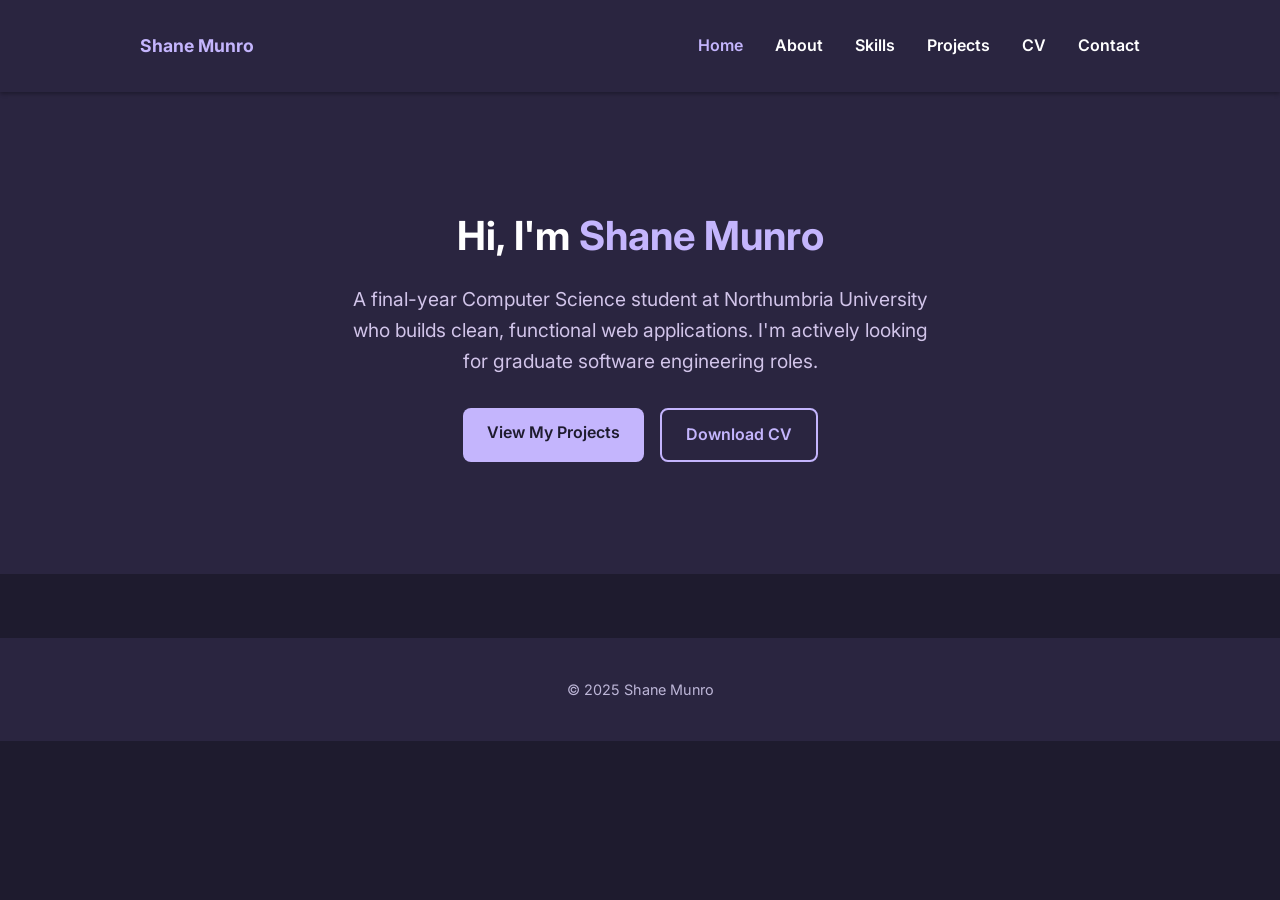
<file: index.html>
<!DOCTYPE html>
<html lang="en">
<head>
  <meta charset="UTF-8" />
  <meta name="viewport" content="width=device-width, initial-scale=1.0"/>
  <meta name="description" content="Shane Munro – Computer Science student and aspiring software engineer. Portfolio, projects, skills and CV."/>
  <title>Shane Munro | Home</title>
  <link rel="stylesheet" href="css/style.css" />
  <link rel="preconnect" href="https://fonts.googleapis.com" />
  <link href="https://fonts.googleapis.com/css2?family=Inter:wght@400;600;700&display=swap" rel="stylesheet">
</head>
<body>
  <nav class="navbar">
    <div class="container nav-container">
      <span class="nav-brand">Shane Munro</span>
      <button class="nav-toggle" aria-label="Toggle navigation">&#9776;</button>
      <ul class="nav-links">
        <li><a href="index.html" class="active">Home</a></li>
        <li><a href="about.html">About</a></li>
        <li><a href="skills.html">Skills</a></li>
        <li><a href="projects.html">Projects</a></li>
        <li><a href="cv.html">CV</a></li>
        <li><a href="contact.html">Contact</a></li>
      </ul>
    </div>
  </nav>

  <header class="hero">
    <div class="container">
      <h1>Hi, I'm <span>Shane Munro</span></h1>
      <p>A final-year Computer Science student at Northumbria University who builds clean, functional web applications. I'm actively looking for graduate software engineering roles.</p>
      <div class="hero-btns">
        <a href="projects.html" class="btn">View My Projects</a>
        <a href="cv.html" class="btn btn-outline">Download CV</a>
      </div>
    </div>
  </header>

  <footer class="footer">
    <div class="container">
      <p>&copy; 2025 Shane Munro</p>
    </div>
  </footer>

  <script src="js/script.js"></script>
</body>
</html>
</file>
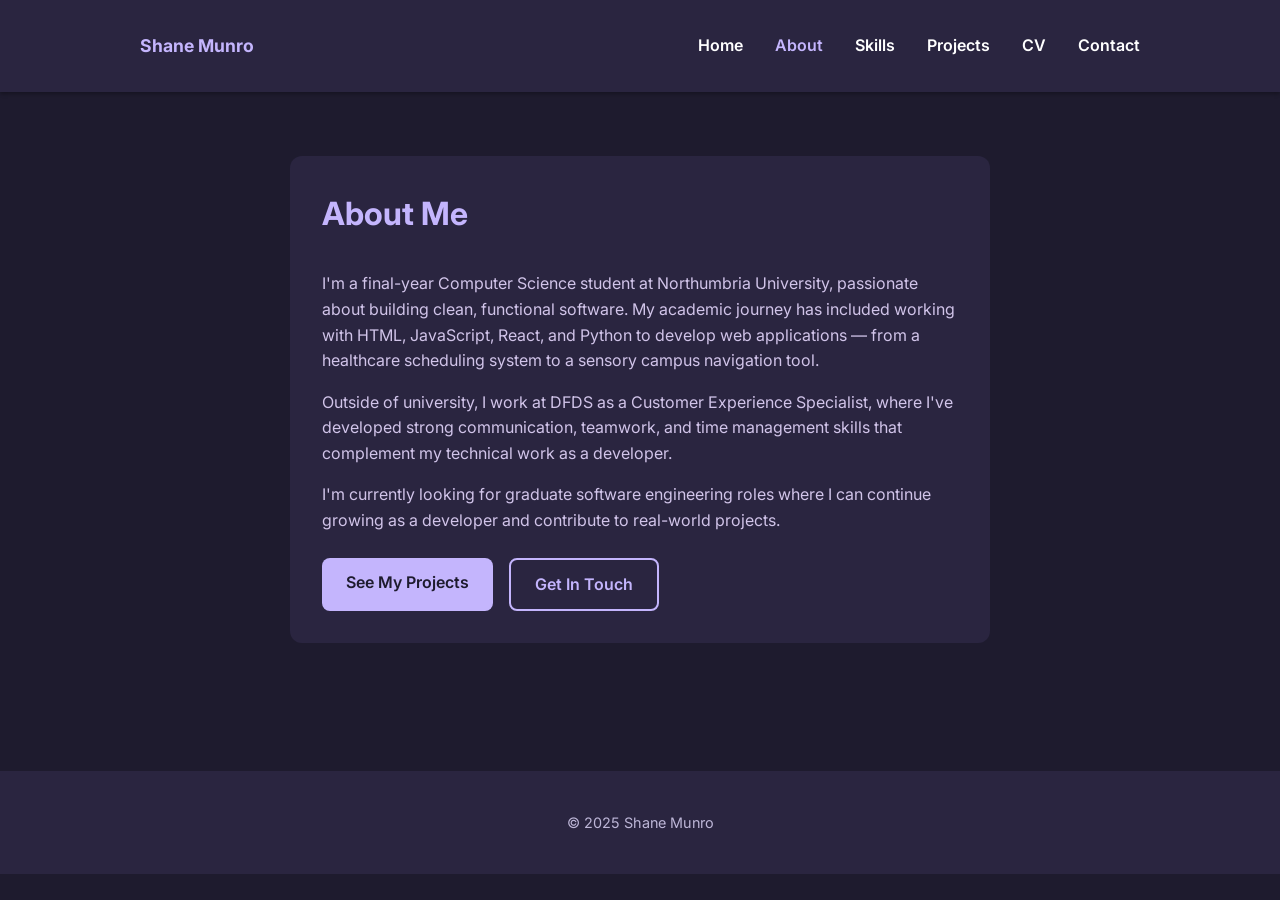
<file: about.html>
<!DOCTYPE html>
<html lang="en">
<head>
  <meta charset="UTF-8" />
  <meta name="viewport" content="width=device-width, initial-scale=1.0"/>
  <meta name="description" content="About Shane Munro – Computer Science student at Northumbria University."/>
  <title>Shane Munro | About</title>
  <link rel="stylesheet" href="css/style.css" />
  <link rel="preconnect" href="https://fonts.googleapis.com" />
  <link href="https://fonts.googleapis.com/css2?family=Inter:wght@400;600;700&display=swap" rel="stylesheet">
</head>
<body>
  <nav class="navbar">
    <div class="container nav-container">
      <span class="nav-brand">Shane Munro</span>
      <button class="nav-toggle" aria-label="Toggle navigation">&#9776;</button>
      <ul class="nav-links">
        <li><a href="index.html">Home</a></li>
        <li><a href="about.html" class="active">About</a></li>
        <li><a href="skills.html">Skills</a></li>
        <li><a href="projects.html">Projects</a></li>
        <li><a href="cv.html">CV</a></li>
        <li><a href="contact.html">Contact</a></li>
      </ul>
    </div>
  </nav>

  <section class="section">
    <div class="container content-card">
      <h2>About Me</h2>
      <p>I'm a final-year Computer Science student at Northumbria University, passionate about building clean, functional software. My academic journey has included working with HTML, JavaScript, React, and Python to develop web applications — from a healthcare scheduling system to a sensory campus navigation tool.</p>
      <p>Outside of university, I work at DFDS as a Customer Experience Specialist, where I've developed strong communication, teamwork, and time management skills that complement my technical work as a developer.</p>
      <p>I'm currently looking for graduate software engineering roles where I can continue growing as a developer and contribute to real-world projects.</p>
      <div class="about-links">
        <a href="projects.html" class="btn">See My Projects</a>
        <a href="contact.html" class="btn btn-outline">Get In Touch</a>
      </div>
    </div>
  </section>

  <footer class="footer">
    <div class="container">
      <p>&copy; 2025 Shane Munro</p>
    </div>
  </footer>

  <script src="js/script.js"></script>
</body>
</html>
</file>
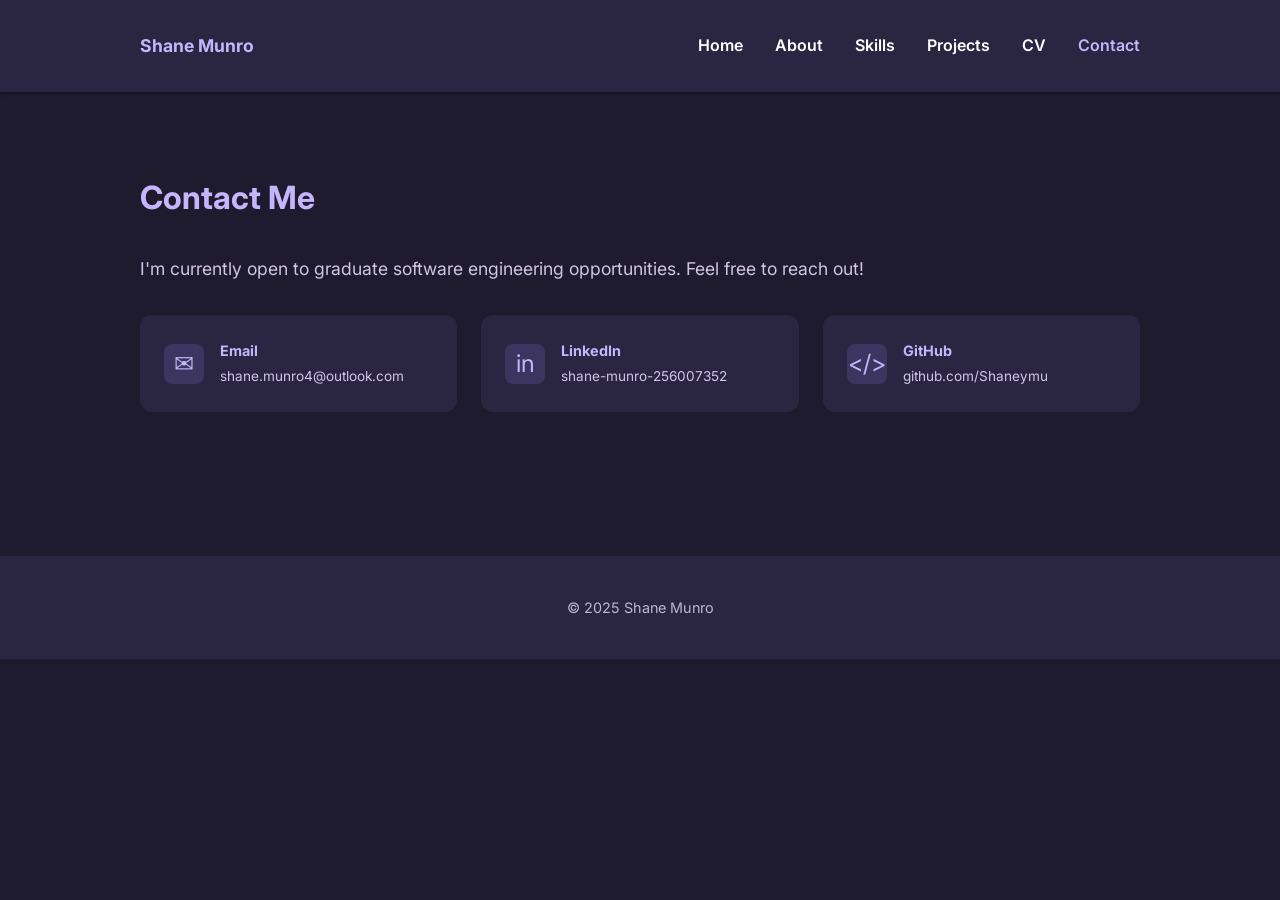
<file: contact.html>
<!DOCTYPE html>
<html lang="en">
<head>
  <meta charset="UTF-8" />
  <meta name="viewport" content="width=device-width, initial-scale=1.0"/>
  <meta name="description" content="Get in touch with Shane Munro."/>
  <title>Shane Munro | Contact</title>
  <link rel="stylesheet" href="css/style.css" />
  <link rel="preconnect" href="https://fonts.googleapis.com" />
  <link href="https://fonts.googleapis.com/css2?family=Inter:wght@400;600;700&display=swap" rel="stylesheet">
</head>
<body>
  <nav class="navbar">
    <div class="container nav-container">
      <span class="nav-brand">Shane Munro</span>
      <button class="nav-toggle" aria-label="Toggle navigation">&#9776;</button>
      <ul class="nav-links">
        <li><a href="index.html">Home</a></li>
        <li><a href="about.html">About</a></li>
        <li><a href="skills.html">Skills</a></li>
        <li><a href="projects.html">Projects</a></li>
        <li><a href="cv.html">CV</a></li>
        <li><a href="contact.html" class="active">Contact</a></li>
      </ul>
    </div>
  </nav>

  <section class="section">
    <div class="container">
      <h2>Contact Me</h2>
      <p class="contact-intro">I'm currently open to graduate software engineering opportunities. Feel free to reach out!</p>

      <div class="contact-grid">
        <a href="mailto:shane.munro4@outlook.com" class="contact-card">
          <div class="contact-icon">&#9993;</div>
          <div>
            <strong>Email</strong>
            <span>shane.munro4@outlook.com</span>
          </div>
        </a>
        <a href="https://www.linkedin.com/in/shane-munro-256007352/" target="_blank" class="contact-card">
          <div class="contact-icon">in</div>
          <div>
            <strong>LinkedIn</strong>
            <span>shane-munro-256007352</span>
          </div>
        </a>
        <a href="https://github.com/Shaneymu" target="_blank" class="contact-card">
          <div class="contact-icon">&#60;/&#62;</div>
          <div>
            <strong>GitHub</strong>
            <span>github.com/Shaneymu</span>
          </div>
        </a>
      </div>
    </div>
  </section>

  <footer class="footer">
    <div class="container">
      <p>&copy; 2025 Shane Munro</p>
    </div>
  </footer>

  <script src="js/script.js"></script>
</body>
</html>
</file>
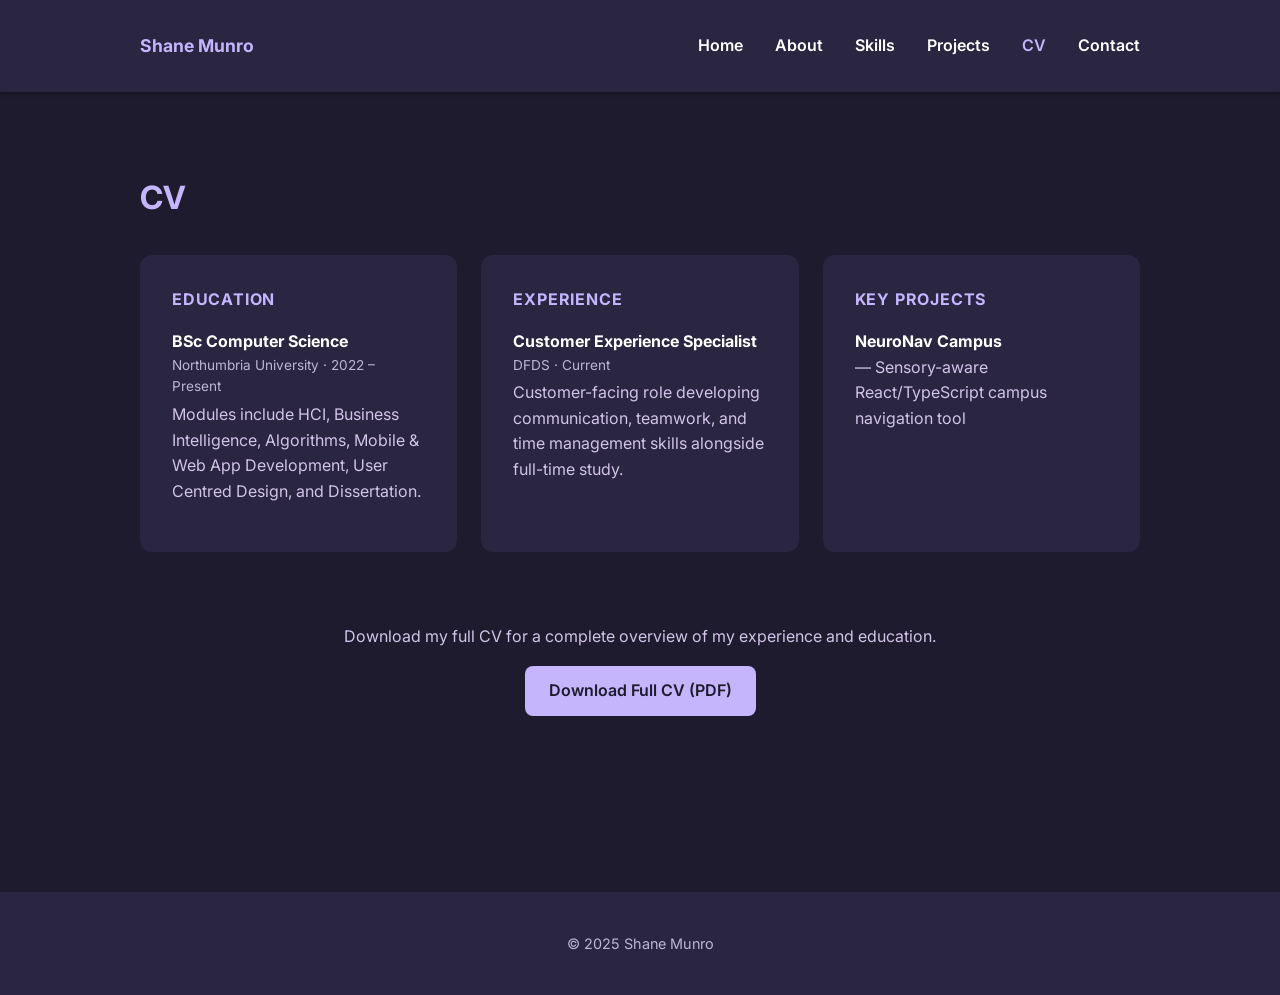
<file: cv.html>
<!DOCTYPE html>
<html lang="en">
<head>
  <meta charset="UTF-8" />
  <meta name="viewport" content="width=device-width, initial-scale=1.0"/>
  <meta name="description" content="Shane Munro's CV – Computer Science student at Northumbria University."/>
  <title>Shane Munro | CV</title>
  <link rel="stylesheet" href="css/style.css" />
  <link rel="preconnect" href="https://fonts.googleapis.com" />
  <link href="https://fonts.googleapis.com/css2?family=Inter:wght@400;600;700&display=swap" rel="stylesheet">
</head>
<body>
  <nav class="navbar">
    <div class="container nav-container">
      <span class="nav-brand">Shane Munro</span>
      <button class="nav-toggle" aria-label="Toggle navigation">&#9776;</button>
      <ul class="nav-links">
        <li><a href="index.html">Home</a></li>
        <li><a href="about.html">About</a></li>
        <li><a href="skills.html">Skills</a></li>
        <li><a href="projects.html">Projects</a></li>
        <li><a href="cv.html" class="active">CV</a></li>
        <li><a href="contact.html">Contact</a></li>
      </ul>
    </div>
  </nav>

  <section class="section">
    <div class="container">
      <h2>CV</h2>

      <div class="cv-grid">
        <div class="cv-block content-card">
          <h3>Education</h3>
          <div class="cv-item">
            <strong>BSc Computer Science</strong>
            <span class="cv-meta">Northumbria University &middot; 2022 – Present</span>
            <p>Modules include HCI, Business Intelligence, Algorithms, Mobile &amp; Web App Development, User Centred Design, and Dissertation.</p>
          </div>
        </div>

        <div class="cv-block content-card">
          <h3>Experience</h3>
          <div class="cv-item">
            <strong>Customer Experience Specialist</strong>
            <span class="cv-meta">DFDS &middot; Current</span>
            <p>Customer-facing role developing communication, teamwork, and time management skills alongside full-time study.</p>
          </div>
        </div>

        <div class="cv-block content-card">
          <h3>Key Projects</h3>
          <div class="cv-item">
            <strong>NeuroNav Campus</strong> — Sensory-aware React/TypeScript campus navigation tool
          </div>
        </div>
      </div>

      <div class="cv-download">
        <p>Download my full CV for a complete overview of my experience and education.</p>
        <a href="assets/resume.pdf" target="_blank" class="btn">Download Full CV (PDF)</a>
      </div>
    </div>
  </section>

  <footer class="footer">
    <div class="container">
      <p>&copy; 2025 Shane Munro</p>
    </div>
  </footer>

  <script src="js/script.js"></script>
</body>
</html>
</file>
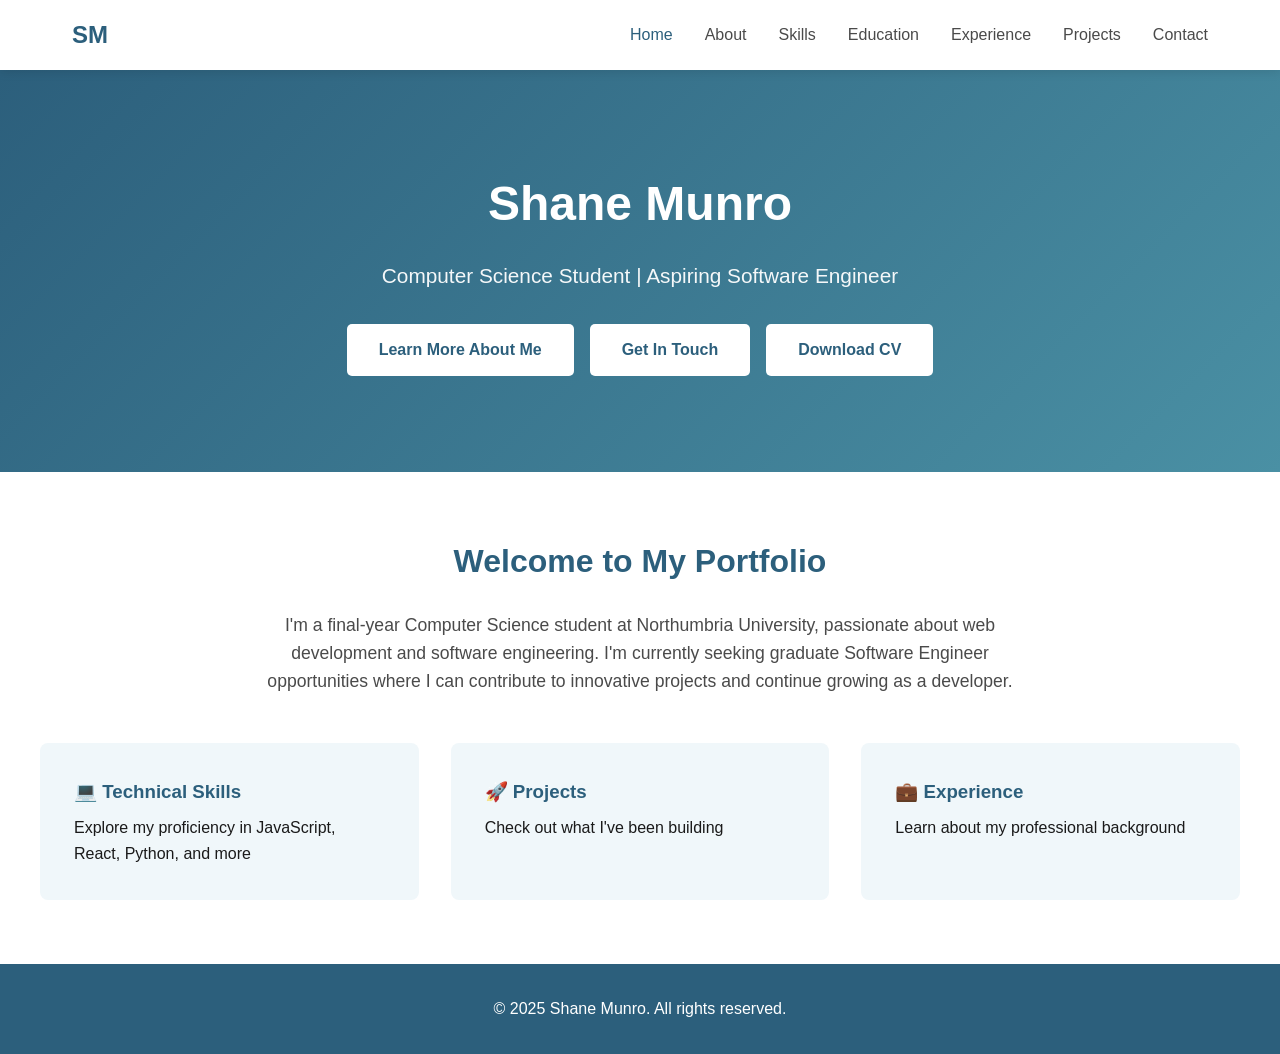
<file: portfolio-website.html>
<!DOCTYPE html>
<html lang="en">
<head>
    <meta charset="UTF-8">
    <meta name="viewport" content="width=device-width, initial-scale=1.0">
    <title>Shane Munro - Portfolio</title>
    <style>
        * {
            margin: 0;
            padding: 0;
            box-sizing: border-box;
        }

        :root {
            --primary: #2C5F7C;
            --secondary: #4A90A4;
            --accent: #7EC8E3;
            --light: #F0F7FA;
            --white: #FFFFFF;
            --text-dark: #1A1A1A;
            --text-medium: #4A4A4A;
            --text-light: #6B6B6B;
        }

        body {
            font-family: 'Segoe UI', Tahoma, Geneva, Verdana, sans-serif;
            line-height: 1.6;
            color: var(--text-dark);
            background-color: var(--light);
            min-height: 100vh;
            display: flex;
            flex-direction: column;
        }

        /* Navigation */
        nav {
            background-color: var(--white);
            box-shadow: 0 2px 10px rgba(0, 0, 0, 0.1);
            position: sticky;
            top: 0;
            z-index: 100;
        }

        nav .container {
            max-width: 1200px;
            margin: 0 auto;
            padding: 1rem 2rem;
            display: flex;
            justify-content: space-between;
            align-items: center;
        }

        nav .logo {
            font-size: 1.5rem;
            font-weight: bold;
            color: var(--primary);
            cursor: pointer;
        }

        nav ul {
            list-style: none;
            display: flex;
            gap: 2rem;
        }

        nav a {
            text-decoration: none;
            color: var(--text-medium);
            transition: color 0.3s;
            font-weight: 500;
            cursor: pointer;
        }

        nav a:hover, nav a.active {
            color: var(--primary);
        }

        /* Pages */
        .page {
            display: none;
        }

        .page.active {
            display: block;
        }

        /* Hero Section */
        .hero {
            background: linear-gradient(135deg, var(--primary) 0%, var(--secondary) 100%);
            color: var(--white);
            text-align: center;
            padding: 6rem 2rem;
        }

        .hero h1 {
            color: var(--white);
            font-size: 3rem;
            margin-bottom: 1rem;
        }

        .hero p {
            font-size: 1.3rem;
            margin-bottom: 2rem;
            opacity: 0.95;
        }

        .hero-buttons {
            display: flex;
            gap: 1rem;
            justify-content: center;
            flex-wrap: wrap;
        }

        .btn {
            display: inline-block;
            background-color: var(--white);
            color: var(--primary);
            padding: 0.8rem 2rem;
            text-decoration: none;
            border-radius: 5px;
            font-weight: bold;
            transition: transform 0.3s, box-shadow 0.3s;
            cursor: pointer;
        }

        .btn:hover {
            transform: translateY(-2px);
            box-shadow: 0 5px 15px rgba(0, 0, 0, 0.2);
        }

        /* Home Intro Section */
        .home-intro {
            background-color: var(--white);
            padding: 4rem 2rem;
        }

        .intro-content {
            max-width: 1200px;
            margin: 0 auto;
        }

        .intro-content h2 {
            font-size: 2rem;
            color: var(--primary);
            margin-bottom: 1.5rem;
            text-align: center;
        }

        .intro-content > p {
            font-size: 1.1rem;
            color: var(--text-medium);
            text-align: center;
            max-width: 800px;
            margin: 0 auto 3rem;
        }

        .quick-links {
            display: grid;
            grid-template-columns: repeat(auto-fit, minmax(280px, 1fr));
            gap: 2rem;
        }

        .quick-link-card {
            background-color: var(--light);
            padding: 2rem;
            border-radius: 8px;
            text-decoration: none;
            color: var(--text-dark);
            transition: transform 0.3s, box-shadow 0.3s;
            border: 2px solid transparent;
            cursor: pointer;
        }

        .quick-link-card:hover {
            transform: translateY(-5px);
            box-shadow: 0 5px 20px rgba(0, 0, 0, 0.1);
            border-color: var(--accent);
        }

        .quick-link-card h3 {
            color: var(--primary);
            margin-bottom: 0.5rem;
        }

        /* Page Content */
        .page-content {
            max-width: 1200px;
            margin: 0 auto;
            padding: 4rem 2rem;
            flex: 1;
        }

        .page-content h1 {
            font-size: 2.5rem;
            color: var(--primary);
            margin-bottom: 2rem;
        }

        .page-content h2 {
            font-size: 1.8rem;
            color: var(--secondary);
            margin-top: 2rem;
            margin-bottom: 1rem;
        }

        /* About Page */
        .about-content {
            display: grid;
            grid-template-columns: 2fr 1fr;
            gap: 3rem;
        }

        .about-text p {
            font-size: 1.1rem;
            color: var(--text-medium);
            margin-bottom: 1rem;
        }

        .about-text ul {
            margin-left: 1.5rem;
            color: var(--text-medium);
        }

        .about-text li {
            margin-bottom: 0.8rem;
        }

        .contact-info-box {
            background-color: var(--white);
            padding: 2rem;
            border-radius: 8px;
            box-shadow: 0 2px 8px rgba(0, 0, 0, 0.1);
            height: fit-content;
        }

        .contact-info-box h3 {
            color: var(--primary);
            margin-bottom: 1rem;
        }

        .contact-details {
            display: flex;
            flex-direction: column;
            gap: 1rem;
        }

        .contact-details a {
            color: var(--secondary);
            text-decoration: none;
            font-weight: 500;
        }

        .contact-details a:hover {
            color: var(--primary);
        }

        /* Skills Page */
        .skills-grid {
            display: grid;
            grid-template-columns: repeat(auto-fit, minmax(280px, 1fr));
            gap: 2rem;
        }

        .skill-category {
            background-color: var(--white);
            padding: 2rem;
            border-radius: 8px;
            box-shadow: 0 2px 8px rgba(0, 0, 0, 0.1);
        }

        .skill-category h3 {
            color: var(--secondary);
            margin-bottom: 1rem;
        }

        .skill-tags {
            display: flex;
            flex-wrap: wrap;
            gap: 0.5rem;
        }

        .skill-tag {
            background-color: var(--accent);
            color: var(--primary);
            padding: 0.5rem 1rem;
            border-radius: 20px;
            font-size: 0.9rem;
            font-weight: 500;
        }

        /* Timeline Items */
        .timeline-item {
            background-color: var(--white);
            padding: 2rem;
            border-radius: 8px;
            margin-bottom: 2rem;
            border-left: 4px solid var(--secondary);
            box-shadow: 0 2px 8px rgba(0, 0, 0, 0.1);
        }

        .timeline-item h3 {
            color: var(--secondary);
            font-size: 1.4rem;
            margin-bottom: 0.5rem;
        }

        .timeline-item .date {
            color: var(--text-light);
            font-style: italic;
            margin-bottom: 1rem;
            font-size: 0.95rem;
        }

        .timeline-item p {
            color: var(--text-medium);
            margin-bottom: 1rem;
        }

        .timeline-item ul {
            margin-left: 1.5rem;
            color: var(--text-medium);
        }

        .timeline-item li {
            margin-bottom: 0.5rem;
        }

        /* Projects Page */
        .projects-grid {
            display: grid;
            grid-template-columns: repeat(auto-fit, minmax(320px, 1fr));
            gap: 2rem;
        }

        .project-card {
            background-color: var(--white);
            padding: 2rem;
            border-radius: 8px;
            box-shadow: 0 2px 8px rgba(0, 0, 0, 0.1);
            transition: transform 0.3s, box-shadow 0.3s;
        }

        .project-card:hover {
            transform: translateY(-5px);
            box-shadow: 0 5px 20px rgba(0, 0, 0, 0.15);
        }

        .project-card h3 {
            color: var(--secondary);
            margin-bottom: 1rem;
        }

        .project-card p {
            color: var(--text-medium);
            margin-bottom: 1rem;
        }

        .project-tech {
            display: flex;
            flex-wrap: wrap;
            gap: 0.5rem;
            margin-top: 1rem;
        }

        /* Contact Page */
        .contact-intro {
            text-align: center;
            font-size: 1.1rem;
            color: var(--text-medium);
            max-width: 700px;
            margin: 0 auto 3rem;
        }

        .contact-links {
            display: grid;
            grid-template-columns: repeat(auto-fit, minmax(280px, 1fr));
            gap: 2rem;
            max-width: 900px;
            margin: 0 auto;
        }

        .contact-link {
            display: flex;
            align-items: center;
            gap: 1.5rem;
            padding: 2rem;
            background-color: var(--white);
            border-radius: 8px;
            text-decoration: none;
            color: var(--text-dark);
            transition: transform 0.3s, box-shadow 0.3s;
            box-shadow: 0 2px 8px rgba(0, 0, 0, 0.1);
        }

        .contact-link:hover {
            transform: translateY(-5px);
            box-shadow: 0 5px 20px rgba(0, 0, 0, 0.15);
        }

        .contact-link .icon {
            font-size: 2.5rem;
        }

        .contact-link h3 {
            color: var(--primary);
            margin-bottom: 0.3rem;
        }

        .contact-link p {
            color: var(--text-medium);
            font-size: 0.95rem;
        }

        /* Footer */
        footer {
            background-color: var(--primary);
            color: var(--white);
            text-align: center;
            padding: 2rem;
            margin-top: auto;
        }

        /* Mobile Responsive */
        @media (max-width: 768px) {
            nav .container {
                flex-direction: column;
                gap: 1rem;
            }

            nav ul {
                gap: 1rem;
                font-size: 0.9rem;
                flex-wrap: wrap;
                justify-content: center;
            }

            .hero h1 {
                font-size: 2rem;
            }

            .hero p {
                font-size: 1.1rem;
            }

            .about-content {
                grid-template-columns: 1fr;
            }

            .page-content {
                padding: 2rem 1rem;
            }
        }
    </style>
</head>
<body>
    <!-- Navigation -->
    <nav>
        <div class="container">
            <div class="logo" onclick="showPage('home')">SM</div>
            <ul>
                <li><a onclick="showPage('home')" class="nav-link" data-page="home">Home</a></li>
                <li><a onclick="showPage('about')" class="nav-link" data-page="about">About</a></li>
                <li><a onclick="showPage('skills')" class="nav-link" data-page="skills">Skills</a></li>
                <li><a onclick="showPage('education')" class="nav-link" data-page="education">Education</a></li>
                <li><a onclick="showPage('experience')" class="nav-link" data-page="experience">Experience</a></li>
                <li><a onclick="showPage('projects')" class="nav-link" data-page="projects">Projects</a></li>
                <li><a onclick="showPage('contact')" class="nav-link" data-page="contact">Contact</a></li>
            </ul>
        </div>
    </nav>

    <!-- Home Page -->
    <div id="home" class="page active">
        <div class="hero">
            <h1>Shane Munro</h1>
            <p>Computer Science Student | Aspiring Software Engineer</p>
            <div class="hero-buttons">
                <a onclick="showPage('about')" class="btn">Learn More About Me</a>
                <a onclick="showPage('contact')" class="btn">Get In Touch</a>
                <a href="#" class="btn" onclick="alert('Please add your CV PDF file!'); return false;">Download CV</a>
            </div>
        </div>

        <section class="home-intro">
            <div class="intro-content">
                <h2>Welcome to My Portfolio</h2>
                <p>I'm a final-year Computer Science student at Northumbria University, passionate about web development and software engineering. I'm currently seeking graduate Software Engineer opportunities where I can contribute to innovative projects and continue growing as a developer.</p>
                <div class="quick-links">
                    <div class="quick-link-card" onclick="showPage('skills')">
                        <h3>💻 Technical Skills</h3>
                        <p>Explore my proficiency in JavaScript, React, Python, and more</p>
                    </div>
                    <div class="quick-link-card" onclick="showPage('projects')">
                        <h3>🚀 Projects</h3>
                        <p>Check out what I've been building</p>
                    </div>
                    <div class="quick-link-card" onclick="showPage('experience')">
                        <h3>💼 Experience</h3>
                        <p>Learn about my professional background</p>
                    </div>
                </div>
            </div>
        </section>
    </div>

    <!-- About Page -->
    <div id="about" class="page">
        <section class="page-content about-page">
            <h1>About Me</h1>
            <div class="about-content">
                <div class="about-text">
                    <p>Enthusiastic and motivated final-year Computer Science student at Northumbria University, proficient with modern web technologies like JavaScript, React, and Tailwind CSS, complemented by a strong foundation in Python.</p>
                    <p>With practical experience applying Agile practices in university projects, I am eager to secure a graduate Software Engineer role where I can contribute to a collaborative team and continue my professional development.</p>
                    
                    <h2>Location</h2>
                    <p>📍 Newcastle, UK</p>
                    
                    <h2>Interests</h2>
                    <ul>
                        <li><strong>Coding Practice:</strong> Actively developing problem-solving skills with coding challenges on LeetCode and reinforcing fundamentals on freeCodeCamp</li>
                        <li><strong>Sports:</strong> Currently participating in Intramural Football at University, demonstrating strong teamwork and communication</li>
                        <li><strong>Charity:</strong> Training for the Great North Run to raise funds and awareness for Diabetes UK</li>
                    </ul>
                </div>
                
                <div class="contact-info-box">
                    <h3>Contact Information</h3>
                    <div class="contact-details">
                        <a href="mailto:shane.munro4@outlook.com">📧 shane.munro4@outlook.com</a>
                        <a href="tel:07496512176">📱 07496 512176</a>
                        <a href="https://www.linkedin.com/in/shane-munro256007352" target="_blank">💼 LinkedIn Profile</a>
                    </div>
                </div>
            </div>
        </section>
    </div>

    <!-- Skills Page -->
    <div id="skills" class="page">
        <section class="page-content skills-page">
            <h1>Technical Skills</h1>
            <div class="skills-grid">
                <div class="skill-category">
                    <h3>Programming Languages</h3>
                    <div class="skill-tags">
                        <span class="skill-tag">Python</span>
                        <span class="skill-tag">JavaScript</span>
                        <span class="skill-tag">HTML</span>
                        <span class="skill-tag">CSS</span>
                    </div>
                </div>
                <div class="skill-category">
                    <h3>Frameworks & Libraries</h3>
                    <div class="skill-tags">
                        <span class="skill-tag">React</span>
                        <span class="skill-tag">Node.js</span>
                        <span class="skill-tag">Tailwind CSS</span>
                    </div>
                </div>
                <div class="skill-category">
                    <h3>Tools & Methodologies</h3>
                    <div class="skill-tags">
                        <span class="skill-tag">Git</span>
                        <span class="skill-tag">Version Control</span>
                        <span class="skill-tag">Agile</span>
                        <span class="skill-tag">OOP</span>
                    </div>
                </div>
                <div class="skill-category">
                    <h3>Soft Skills</h3>
                    <div class="skill-tags">
                        <span class="skill-tag">Problem-solving</span>
                        <span class="skill-tag">Communication</span>
                        <span class="skill-tag">Collaboration</span>
                        <span class="skill-tag">Attention to detail</span>
                    </div>
                </div>
            </div>
        </section>
    </div>

    <!-- Education Page -->
    <div id="education" class="page">
        <section class="page-content education-page">
            <h1>Education & Qualifications</h1>
            <div class="timeline-item">
                <h3>Bachelor's Degree in Computer Science</h3>
                <div class="date">Northumbria University | Expected July 2026</div>
                <p>Strong foundation in core computer science principles, with focus on software engineering and web development. Developed proficiency in Python, JavaScript (React), HTML, and Agile methodologies within team environments.</p>
            </div>
            <div class="timeline-item">
                <h3>Foundation Year Computer Science</h3>
                <div class="date">University of Sunderland</div>
                <p>Built a solid foundation of Computer Science principles.</p>
            </div>
            <div class="timeline-item">
                <h3>Level 3 Diplomas</h3>
                <div class="date">Resources NE LTD | 2018</div>
                <ul>
                    <li>Level 3 Diploma Systems and Principles</li>
                    <li>Level 3 Diploma ICT Professional Competence</li>
                </ul>
            </div>
        </section>
    </div>

    <!-- Experience Page -->
    <div id="experience" class="page">
        <section class="page-content experience-page">
            <h1>Work Experience</h1>
            <div class="timeline-item">
                <h3>Customer Experience Specialist</h3>
                <div class="date">DFDS | May 2022 - Present</div>
                <ul>
                    <li>Resolve complex customer queries via phone, email and live chat for bookings, schedules and services</li>
                    <li>Investigate and resolve customer issues and complaints, ensuring high levels of satisfaction</li>
                    <li>Communicate service updates and technical information clearly and patiently to non-technical customer base</li>
                    <li>Collaborate with operations teams to coordinate special travel assistance for customers with accessibility requirements and resolve logistical challenges</li>
                    <li>Manage and process customer accounts and bookings using in-house booking CRM software</li>
                </ul>
            </div>
        </section>
    </div>

    <!-- Projects Page -->
    <div id="projects" class="page">
        <section class="page-content projects-page">
            <h1>Projects</h1>
            <div class="projects-grid">
                <div class="project-card">
                    <h3>Personal Portfolio Website</h3>
                    <p>A clean, accessible portfolio website showcasing my skills, education, and experience. Built with HTML, CSS, and JavaScript with focus on responsive design and accessibility.</p>
                    <div class="project-tech">
                        <span class="skill-tag">HTML</span>
                        <span class="skill-tag">CSS</span>
                        <span class="skill-tag">JavaScript</span>
                    </div>
                </div>
                <div class="project-card">
                    <h3>LeetCode Challenges</h3>
                    <p>Actively developing problem-solving skills through coding challenges on LeetCode and reinforcing fundamentals on freeCodeCamp. Focus on algorithms and data structures.</p>
                    <div class="project-tech">
                        <span class="skill-tag">Python</span>
                        <span class="skill-tag">JavaScript</span>
                        <span class="skill-tag">Algorithms</span>
                    </div>
                </div>
                <div class="project-card">
                    <h3>Campus Accessibility Map - Final Year Project</h3>
                    <p>A digital intervention designed to support neurodiverse students with the transition to higher education. The interactive campus map provides real-time information on location occupancy, noise levels, light levels, and nearby quiet areas, helping students make informed decisions about their campus experience and reducing anxiety around navigating university spaces.</p>
                    <div class="project-tech">
                        <span class="skill-tag">React</span>
                        <span class="skill-tag">JavaScript</span>
                        <span class="skill-tag">Accessibility</span>
                        <span class="skill-tag">UX Design</span>
                    </div>
                </div>
            </div>
        </section>
    </div>

    <!-- Contact Page -->
    <div id="contact" class="page">
        <section class="page-content contact-page">
            <h1>Get In Touch</h1>
            <p class="contact-intro">I'm currently looking for graduate Software Engineer opportunities. Whether you have a question, opportunity, or just want to connect, feel free to reach out!</p>
            <div class="contact-links">
                <a href="mailto:shane.munro4@outlook.com" class="contact-link">
                    <span class="icon">📧</span>
                    <div>
                        <h3>Email</h3>
                        <p>shane.munro4@outlook.com</p>
                    </div>
                </a>
                <a href="tel:07496512176" class="contact-link">
                    <span class="icon">📱</span>
                    <div>
                        <h3>Phone</h3>
                        <p>07496 512176</p>
                    </div>
                </a>
                <a href="https://www.linkedin.com/in/shane-munro256007352" target="_blank" class="contact-link">
                    <span class="icon">💼</span>
                    <div>
                        <h3>LinkedIn</h3>
                        <p>Connect with me</p>
                    </div>
                </a>
                <a href="https://github.com/Shaneymu" target="_blank" class="contact-link">
                    <span class="icon">💻</span>
                    <div>
                        <h3>GitHub</h3>
                        <p>View my code</p>
                    </div>
                </a>
            </div>
        </section>
    </div>

    <!-- Footer -->
    <footer>
        <p>&copy; 2025 Shane Munro. All rights reserved.</p>
    </footer>

    <script>
        function showPage(pageName) {
            // Hide all pages
            const pages = document.querySelectorAll('.page');
            pages.forEach(page => page.classList.remove('active'));
            
            // Show selected page
            document.getElementById(pageName).classList.add('active');
            
            // Update active nav link
            const navLinks = document.querySelectorAll('.nav-link');
            navLinks.forEach(link => link.classList.remove('active'));
            document.querySelector(`[data-page="${pageName}"]`).classList.add('active');
            
            // Scroll to top
            window.scrollTo(0, 0);
        }
        
        // Set home as active on load
        document.addEventListener('DOMContentLoaded', function() {
            showPage('home');
        });
    </script>
</body>
</html>
</file>
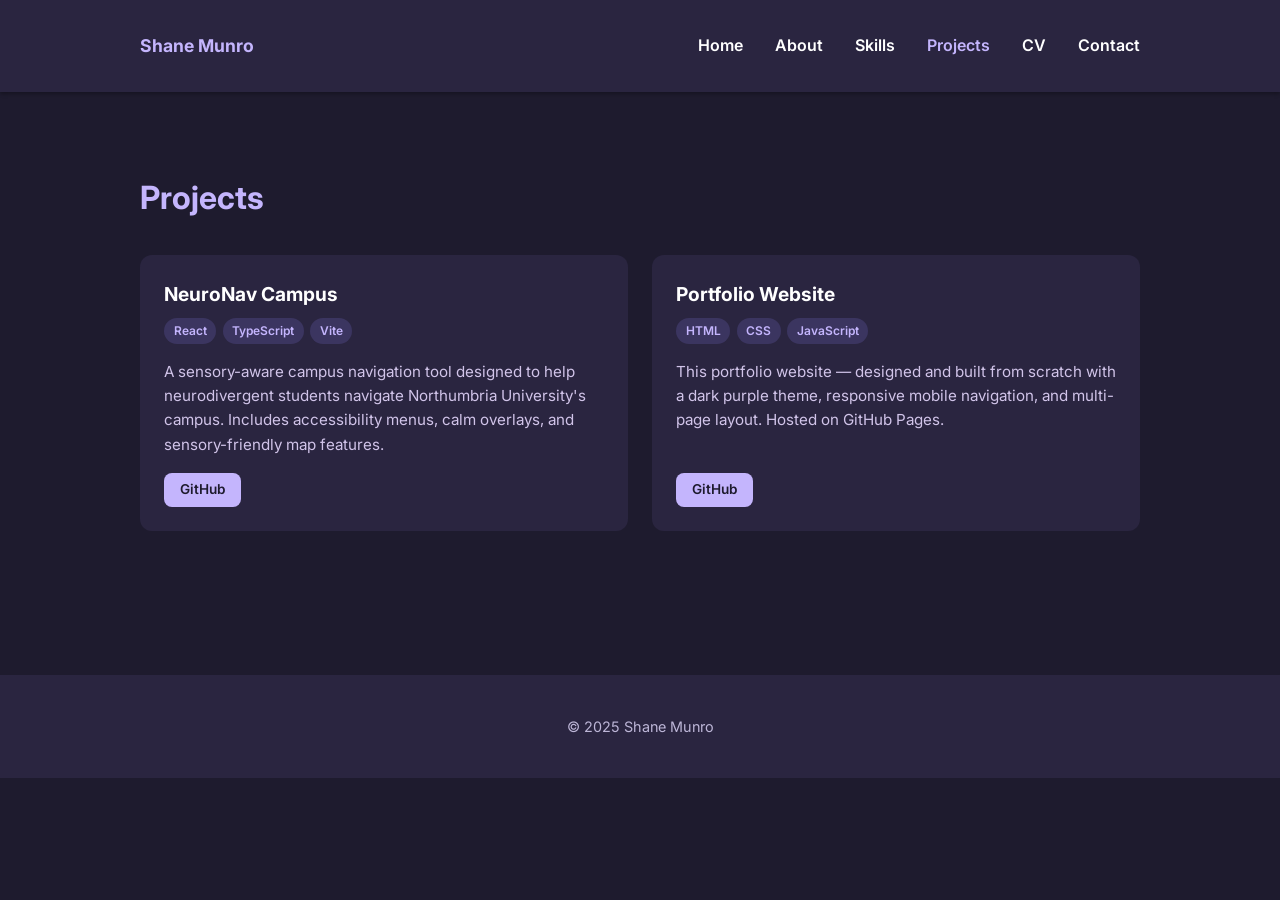
<file: projects.html>
<!DOCTYPE html>
<html lang="en">
<head>
  <meta charset="UTF-8" />
  <meta name="viewport" content="width=device-width, initial-scale=1.0"/>
  <meta name="description" content="Projects built by Shane Munro – web apps, React, Python and more."/>
  <title>Shane Munro | Projects</title>
  <link rel="stylesheet" href="css/style.css" />
  <link rel="preconnect" href="https://fonts.googleapis.com" />
  <link href="https://fonts.googleapis.com/css2?family=Inter:wght@400;600;700&display=swap" rel="stylesheet">
</head>
<body>
  <nav class="navbar">
    <div class="container nav-container">
      <span class="nav-brand">Shane Munro</span>
      <button class="nav-toggle" aria-label="Toggle navigation">&#9776;</button>
      <ul class="nav-links">
        <li><a href="index.html">Home</a></li>
        <li><a href="about.html">About</a></li>
        <li><a href="skills.html">Skills</a></li>
        <li><a href="projects.html" class="active">Projects</a></li>
        <li><a href="cv.html">CV</a></li>
        <li><a href="contact.html">Contact</a></li>
      </ul>
    </div>
  </nav>

  <section class="section">
    <div class="container">
      <h2>Projects</h2>

      <div class="projects-grid">

        <div class="project-card">
          <div class="project-header">
            <h3>NeuroNav Campus</h3>
            <div class="project-tags">
              <span class="tag">React</span>
              <span class="tag">TypeScript</span>
              <span class="tag">Vite</span>
            </div>
          </div>
          <p>A sensory-aware campus navigation tool designed to help neurodivergent students navigate Northumbria University's campus. Includes accessibility menus, calm overlays, and sensory-friendly map features.</p>
          <div class="project-links">
            <a href="https://github.com/Shaneymu" target="_blank" class="btn btn-sm">GitHub</a>
          </div>
        </div>

        <div class="project-card">
          <div class="project-header">
            <h3>Portfolio Website</h3>
            <div class="project-tags">
              <span class="tag">HTML</span>
              <span class="tag">CSS</span>
              <span class="tag">JavaScript</span>
            </div>
          </div>
          <p>This portfolio website — designed and built from scratch with a dark purple theme, responsive mobile navigation, and multi-page layout. Hosted on GitHub Pages.</p>
          <div class="project-links">
            <a href="https://github.com/Shaneymu" target="_blank" class="btn btn-sm">GitHub</a>
          </div>
        </div>

      </div>
    </div>
  </section>

  <footer class="footer">
    <div class="container">
      <p>&copy; 2025 Shane Munro</p>
    </div>
  </footer>

  <script src="js/script.js"></script>
</body>
</html>
</file>
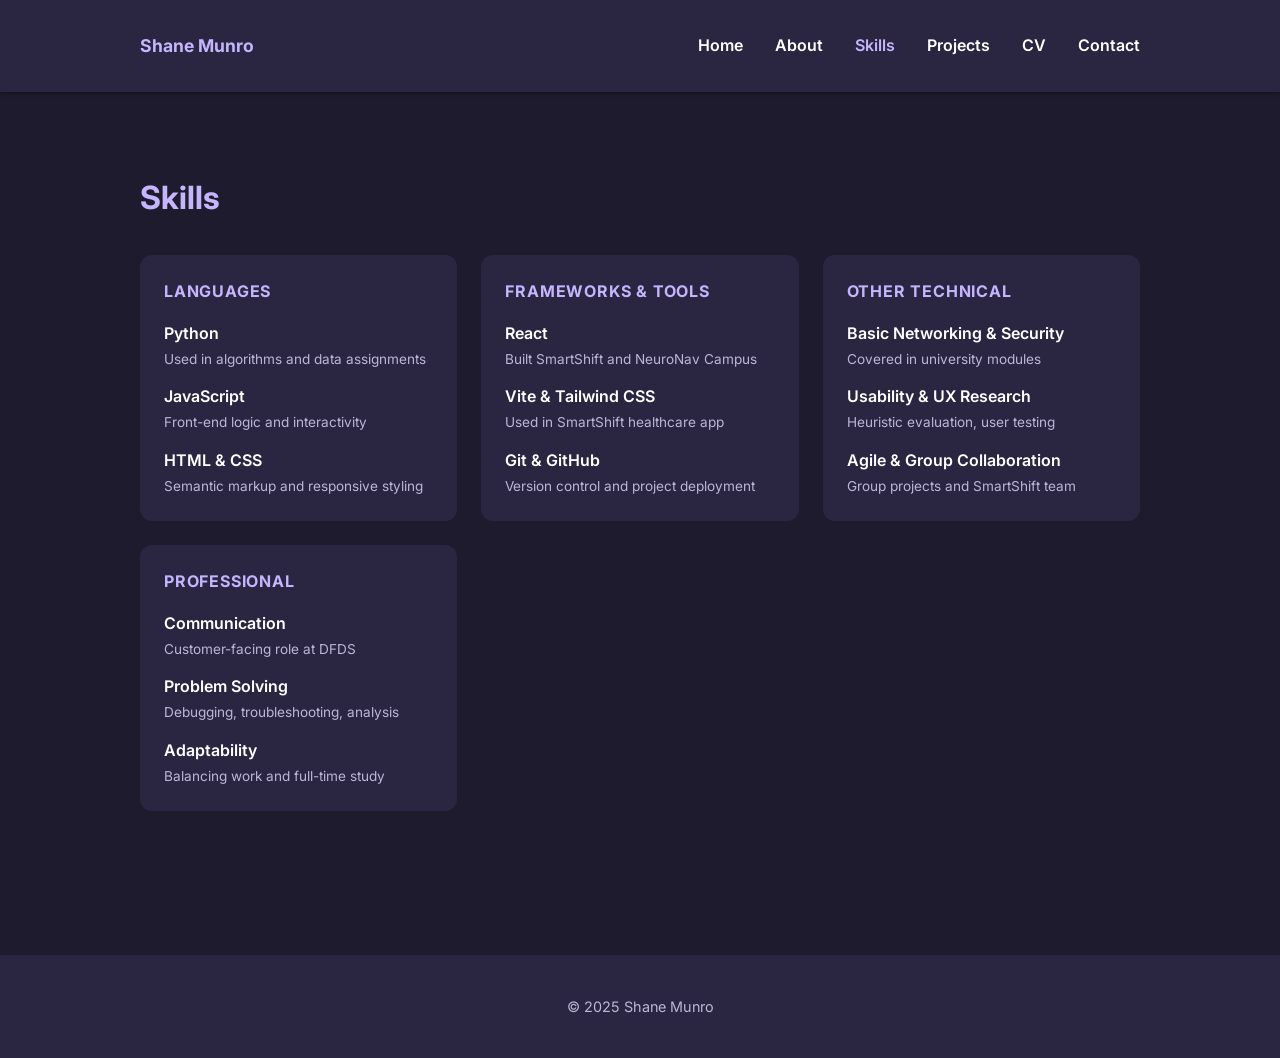
<file: skills.html>
<!DOCTYPE html>
<html lang="en">
<head>
  <meta charset="UTF-8" />
  <meta name="viewport" content="width=device-width, initial-scale=1.0"/>
  <meta name="description" content="Shane Munro's technical and professional skills."/>
  <title>Shane Munro | Skills</title>
  <link rel="stylesheet" href="css/style.css" />
  <link rel="preconnect" href="https://fonts.googleapis.com" />
  <link href="https://fonts.googleapis.com/css2?family=Inter:wght@400;600;700&display=swap" rel="stylesheet">
</head>
<body>
  <nav class="navbar">
    <div class="container nav-container">
      <span class="nav-brand">Shane Munro</span>
      <button class="nav-toggle" aria-label="Toggle navigation">&#9776;</button>
      <ul class="nav-links">
        <li><a href="index.html">Home</a></li>
        <li><a href="about.html">About</a></li>
        <li><a href="skills.html" class="active">Skills</a></li>
        <li><a href="projects.html">Projects</a></li>
        <li><a href="cv.html">CV</a></li>
        <li><a href="contact.html">Contact</a></li>
      </ul>
    </div>
  </nav>

  <section class="section">
    <div class="container">
      <h2>Skills</h2>

      <div class="skills-grid">
        <div class="skill-category">
          <h3>Languages</h3>
          <ul class="skills-list">
            <li><span class="skill-name">Python</span><span class="skill-note">Used in algorithms and data assignments</span></li>
            <li><span class="skill-name">JavaScript</span><span class="skill-note">Front-end logic and interactivity</span></li>
            <li><span class="skill-name">HTML &amp; CSS</span><span class="skill-note">Semantic markup and responsive styling</span></li>
          </ul>
        </div>

        <div class="skill-category">
          <h3>Frameworks &amp; Tools</h3>
          <ul class="skills-list">
            <li><span class="skill-name">React</span><span class="skill-note">Built SmartShift and NeuroNav Campus</span></li>
            <li><span class="skill-name">Vite &amp; Tailwind CSS</span><span class="skill-note">Used in SmartShift healthcare app</span></li>
            <li><span class="skill-name">Git &amp; GitHub</span><span class="skill-note">Version control and project deployment</span></li>
          </ul>
        </div>

        <div class="skill-category">
          <h3>Other Technical</h3>
          <ul class="skills-list">
            <li><span class="skill-name">Basic Networking &amp; Security</span><span class="skill-note">Covered in university modules</span></li>
            <li><span class="skill-name">Usability &amp; UX Research</span><span class="skill-note">Heuristic evaluation, user testing</span></li>
            <li><span class="skill-name">Agile &amp; Group Collaboration</span><span class="skill-note">Group projects and SmartShift team</span></li>
          </ul>
        </div>

        <div class="skill-category">
          <h3>Professional</h3>
          <ul class="skills-list">
            <li><span class="skill-name">Communication</span><span class="skill-note">Customer-facing role at DFDS</span></li>
            <li><span class="skill-name">Problem Solving</span><span class="skill-note">Debugging, troubleshooting, analysis</span></li>
            <li><span class="skill-name">Adaptability</span><span class="skill-note">Balancing work and full-time study</span></li>
          </ul>
        </div>
      </div>
    </div>
  </section>

  <footer class="footer">
    <div class="container">
      <p>&copy; 2025 Shane Munro</p>
    </div>
  </footer>

  <script src="js/script.js"></script>
</body>
</html>
</file>
<file: css/style.css>
/* ── Reset ── */
* { margin: 0; padding: 0; box-sizing: border-box; }

body {
  font-family: 'Inter', sans-serif;
  background-color: #1e1b2e;
  color: #ffffff;
  line-height: 1.6;
}

a { color: #c4b5fd; text-decoration: none; }
a:hover { text-decoration: underline; }

/* ── Container ── */
.container {
  width: 90%;
  max-width: 1000px;
  margin: 0 auto;
  padding: 1rem 0;
}

/* ── Navbar ── */
.navbar {
  background-color: #2a2540;
  padding: 1rem 0;
  box-shadow: 0 2px 4px rgba(0,0,0,0.3);
  position: sticky;
  top: 0;
  z-index: 100;
}

.nav-container {
  display: flex;
  align-items: center;
  justify-content: space-between;
}

.nav-brand {
  font-weight: 700;
  font-size: 1.1rem;
  color: #c4b5fd;
}

.nav-links {
  display: flex;
  list-style: none;
  gap: 2rem;
}

.nav-links a {
  color: #ffffff;
  font-weight: 600;
  transition: color 0.3s ease;
}

.nav-links a:hover,
.nav-links a.active { color: #c4b5fd; text-decoration: none; }

.nav-toggle {
  display: none;
  background: none;
  border: none;
  color: #fff;
  font-size: 1.5rem;
  cursor: pointer;
}

/* ── Mobile Nav ── */
@media (max-width: 640px) {
  .nav-toggle { display: block; }

  .nav-links {
    display: none;
    flex-direction: column;
    gap: 0;
    background-color: #2a2540;
    position: absolute;
    top: 100%;
    left: 0;
    width: 100%;
    padding: 1rem 0;
    box-shadow: 0 4px 8px rgba(0,0,0,0.3);
  }

  .nav-links.open { display: flex; }

  .nav-links li a {
    display: block;
    padding: 0.75rem 1.5rem;
  }
}

/* ── Hero ── */
.hero {
  background-color: #2a2540;
  text-align: center;
  padding: 6rem 0;
}

.hero h1 { font-size: 2.5rem; margin-bottom: 1rem; }
.hero h1 span { color: #c4b5fd; }

.hero p {
  font-size: 1.2rem;
  margin-bottom: 2rem;
  color: #d1c4e9;
  max-width: 600px;
  margin-left: auto;
  margin-right: auto;
}

.hero-btns {
  display: flex;
  gap: 1rem;
  justify-content: center;
  flex-wrap: wrap;
}

/* ── Buttons ── */
.btn {
  display: inline-block;
  background-color: #c4b5fd;
  color: #1e1b2e;
  padding: 0.75rem 1.5rem;
  border-radius: 8px;
  font-weight: 600;
  transition: background-color 0.3s ease;
  text-decoration: none;
}

.btn:hover { background-color: #a78bfa; text-decoration: none; }

.btn-outline {
  background-color: transparent;
  color: #c4b5fd;
  border: 2px solid #c4b5fd;
}

.btn-outline:hover {
  background-color: #c4b5fd;
  color: #1e1b2e;
}

.btn-sm {
  padding: 0.4rem 1rem;
  font-size: 0.85rem;
}

/* ── Sections ── */
.section { padding: 4rem 0; }
.section h2 {
  font-size: 2rem;
  margin-bottom: 2rem;
  color: #c4b5fd;
}

/* ── Content Card ── */
.content-card {
  background-color: #2a2540;
  border-radius: 12px;
  padding: 2rem;
  max-width: 700px;
}

.content-card p { margin-bottom: 1rem; color: #d1c4e9; }

.about-links {
  display: flex;
  gap: 1rem;
  margin-top: 1.5rem;
  flex-wrap: wrap;
}

/* ── Skills ── */
.skills-grid {
  display: grid;
  grid-template-columns: repeat(auto-fit, minmax(260px, 1fr));
  gap: 1.5rem;
}

.skill-category {
  background-color: #2a2540;
  border-radius: 12px;
  padding: 1.5rem;
}

.skill-category h3 {
  color: #c4b5fd;
  margin-bottom: 1rem;
  font-size: 1rem;
  text-transform: uppercase;
  letter-spacing: 0.05em;
}

.skills-list { list-style: none; display: flex; flex-direction: column; gap: 0.85rem; }

.skills-list li {
  display: flex;
  flex-direction: column;
  gap: 0.15rem;
}

.skill-name { font-weight: 600; color: #fff; }
.skill-note { font-size: 0.85rem; color: #bdb6d7; }

/* ── Projects ── */
.projects-grid {
  display: grid;
  grid-template-columns: repeat(auto-fit, minmax(280px, 1fr));
  gap: 1.5rem;
}

.project-card {
  background-color: #2a2540;
  border-radius: 12px;
  padding: 1.5rem;
  display: flex;
  flex-direction: column;
  gap: 1rem;
}

.project-header { display: flex; flex-direction: column; gap: 0.5rem; }
.project-header h3 { font-size: 1.2rem; color: #fff; }

.project-tags { display: flex; flex-wrap: wrap; gap: 0.4rem; }

.tag {
  background-color: #3b3560;
  color: #c4b5fd;
  font-size: 0.75rem;
  padding: 0.2rem 0.6rem;
  border-radius: 20px;
  font-weight: 600;
}

.project-card p { color: #d1c4e9; font-size: 0.95rem; flex: 1; }
.project-links { margin-top: auto; }

/* ── CV Page ── */
.cv-grid {
  display: grid;
  grid-template-columns: repeat(auto-fit, minmax(260px, 1fr));
  gap: 1.5rem;
  margin-bottom: 2.5rem;
}

.cv-block h3 {
  color: #c4b5fd;
  margin-bottom: 1rem;
  font-size: 1rem;
  text-transform: uppercase;
  letter-spacing: 0.05em;
}

.cv-item {
  margin-bottom: 1rem;
  color: #d1c4e9;
}

.cv-item strong { color: #fff; display: block; }

.cv-meta {
  font-size: 0.85rem;
  color: #bdb6d7;
  display: block;
  margin-bottom: 0.25rem;
}

.cv-download { text-align: center; padding: 2rem; }
.cv-download p { color: #d1c4e9; margin-bottom: 1rem; }

/* ── Contact ── */
.contact-intro {
  color: #d1c4e9;
  margin-bottom: 2rem;
  font-size: 1.1rem;
}

.contact-grid {
  display: grid;
  grid-template-columns: repeat(auto-fit, minmax(220px, 1fr));
  gap: 1.5rem;
}

.contact-card {
  background-color: #2a2540;
  border-radius: 12px;
  padding: 1.5rem;
  display: flex;
  align-items: center;
  gap: 1rem;
  color: #fff;
  transition: background-color 0.3s ease;
  text-decoration: none;
}

.contact-card:hover { background-color: #3b3560; text-decoration: none; }

.contact-icon {
  font-size: 1.5rem;
  width: 2.5rem;
  height: 2.5rem;
  display: flex;
  align-items: center;
  justify-content: center;
  background-color: #3b3560;
  border-radius: 8px;
  color: #c4b5fd;
  flex-shrink: 0;
}

.contact-card strong { display: block; color: #c4b5fd; font-size: 0.9rem; }
.contact-card span { font-size: 0.85rem; color: #d1c4e9; }

/* ── Footer ── */
.footer {
  background-color: #2a2540;
  text-align: center;
  padding: 1.5rem 0;
  font-size: 0.9rem;
  color: #bdb6d7;
  margin-top: 4rem;
}
</file>
